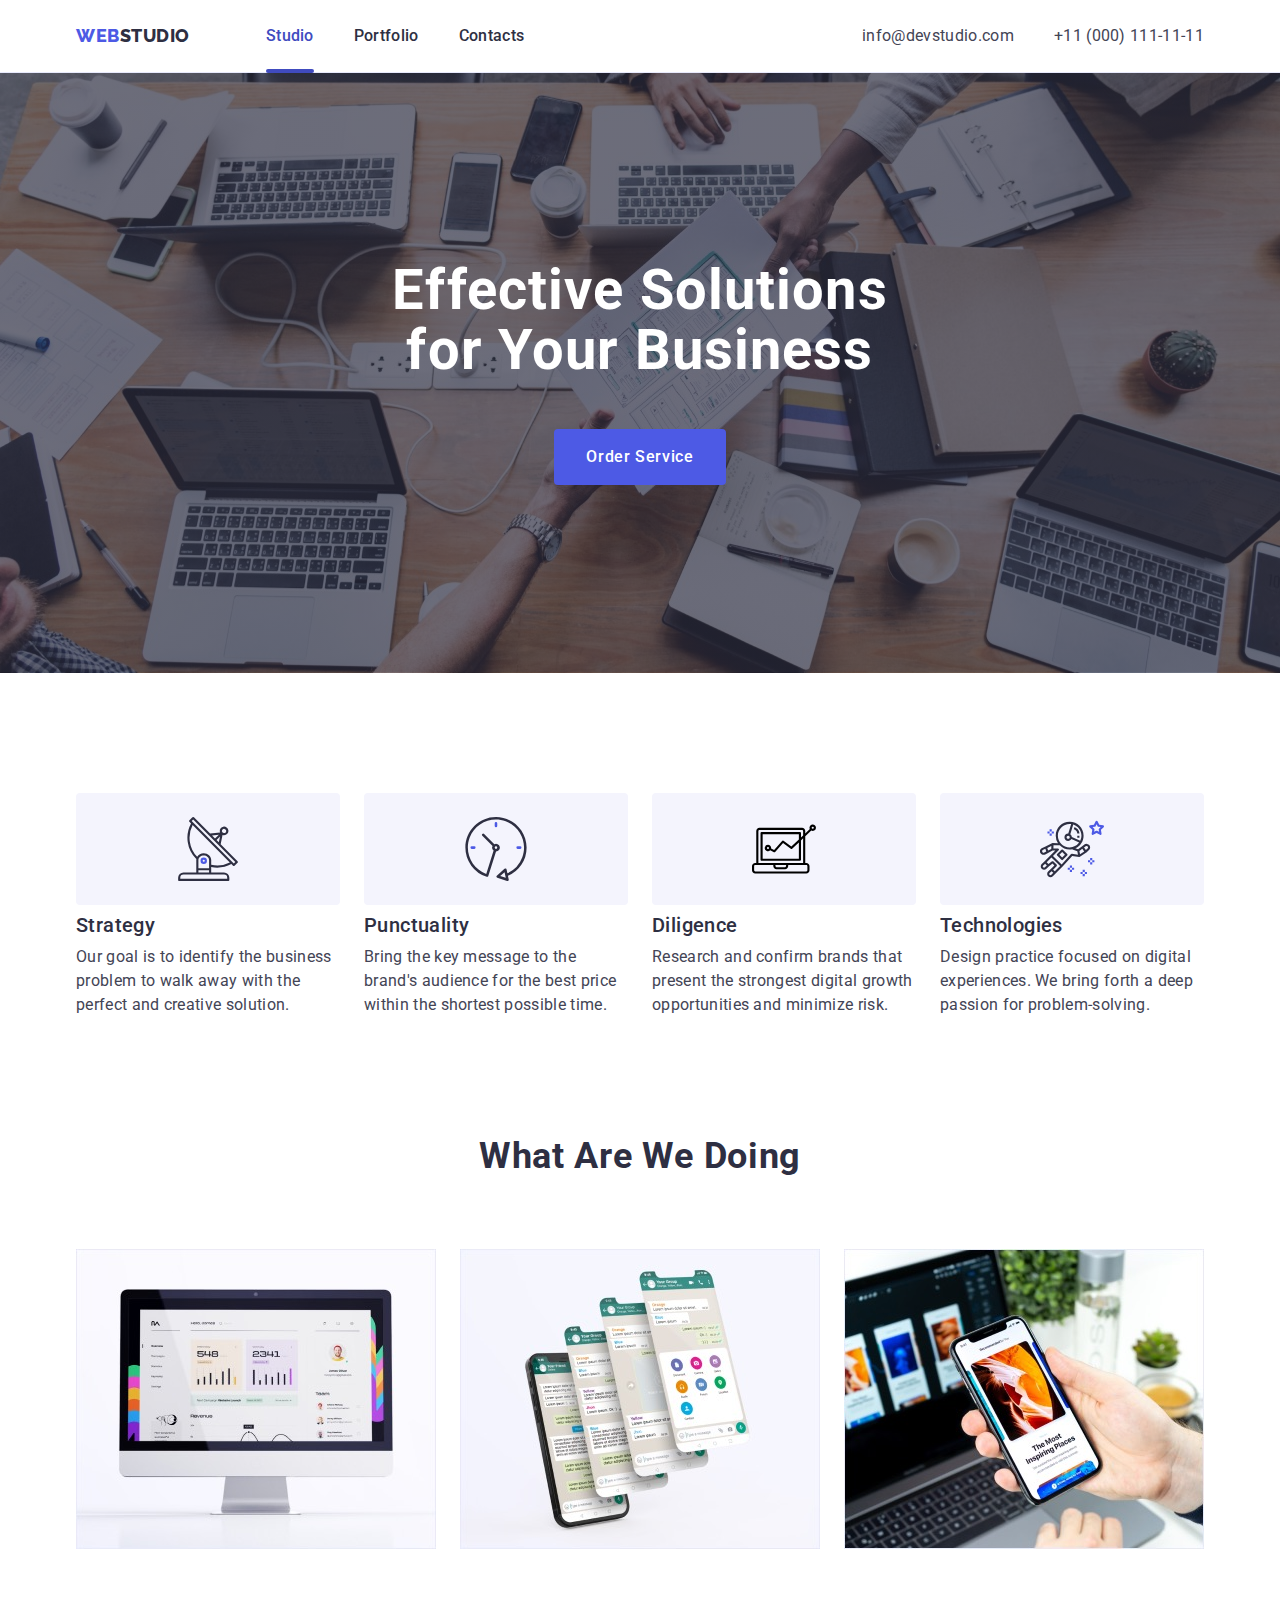
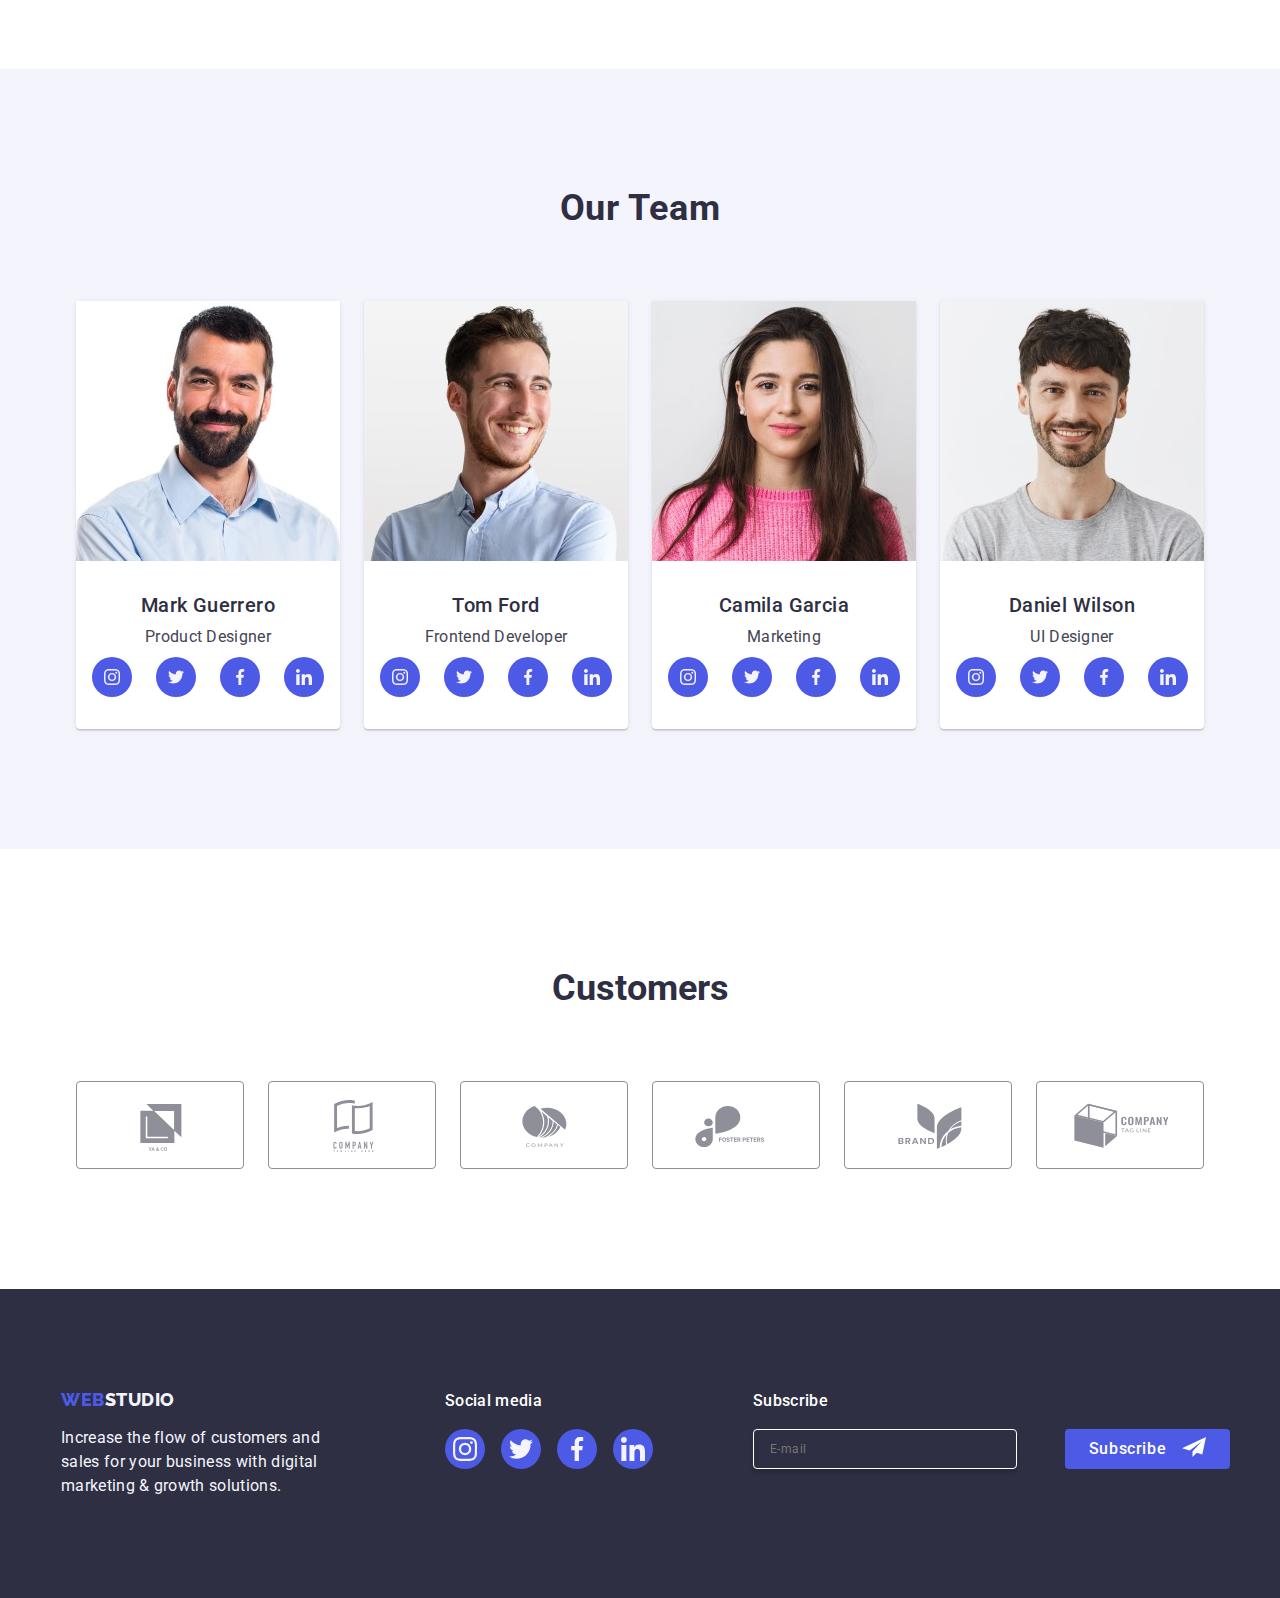
<file: index.html>
<!DOCTYPE html>
<html lang="en">
<head>
    <meta charset="UTF-8">
    <title>Document</title>
    <link rel="stylesheet" href="https://cdnjs.cloudflare.com/ajax/libs/modern-normalize/1.0.0/modern-normalize.min.css">
    <link rel="stylesheet" href="./css/styles.css"> 
    <link rel="preconnect" href="https://fonts.googleapis.com">
    <link rel="preconnect" href="https://fonts.gstatic.com" crossorigin>
    <link rel="stylesheet" href="https://fonts.googleapis.com/css2?family=Raleway:wght@800&family=Roboto:wght@400;500;700;900&display=swap">
    <meta name="viewport" content="width=device-width, initial-scale=1.0">
</head>
 <body>
 <header class="main-header">
    <div class="navigation container">
        <nav class="navigation-main">
                <a class="logo link" href="./index.html">Web<span class="spn-1">Studio</span></a>
                <ul class="list-menu">
                    <li><a class="main-studio link-menu link-menu-active" href="./index.html">Studio</a></li>
                    <li><a class="main-studio link-menu" href="./portfolio.html">Portfolio</a></li>
                    <li><a class="main-studio link-menu" href="">Contacts</a></li>
                </ul>
        </nav>
        <address class="header_adr-one">
            <ul class="header_adr-one-list">
                <li class="header_adr-one-list">
                    <a class="mail-to link" href="mailto:info@devstudio.com">info@devstudio.com</a>
                </li>
                <li class="header_adr-one-list">
                    <a class="mail-to link" href="tel:+110001111111">+11 (000) 111-11-11</a>
                </li>
            </ul>
        </address>
    </div>
 </header>
    <main>
    <section class="section-one">
        <div class="container">
        <h1 class="first-header-main">Effective Solutions for Your Business</h1>
        <button data-modal-open type="button" class="main-button">Order Service</button>
        </div>
    </section>
    <section class="section-two">
        <div class="container">
        <h2 class="visually-hidden">przerwa</h2>
        <ul class="list strategy-list">
            <li class="section-two-list">
                <div class="section-two-icons">
                    <svg width="64" height="64">
                    <use href="./images/icons.svg#icon-antenna-1"></use>
                    </svg></div>
            <h3 class="list-point">Strategy</h3>
             <p class="main-paragraph">Our goal is to identify the business problem to walk away with the perfect and creative solution.</p>
            </li>
            <li class="section-two-list">
                <div class="section-two-icons"><svg width="64" height="64">
                        <use href="./images/icons.svg#icon-clock-1"></use>
                    </svg></div>
            <h3 class="list-point">Punctuality</h3>
             <p class="main-paragraph">Bring the key message to the brand's audience for the best price within the shortest possible time.</p>
            </li>
            <li class="section-two-list">
                <div class="section-two-icons"><svg width="64" height="64">
                        <use href="./images/icons.svg#icon-computer-1"></use>
                    </svg></div>
            <h3 class="list-point">Diligence</h3>
             <p class="main-paragraph">Research and confirm brands that present the strongest digital growth opportunities and minimize risk.</p>
            </li>
            <li class="section-two-list">
                <div class="section-two-icons"><svg width="64" height="64">
                        <use href="./images/icons.svg#icon-astronaut-1"></use>
                    </svg></div>
            <h3 class="list-point">Technologies</h3>
             <p class="main-paragraph"> Design practice focused on digital experiences. We bring forth a deep passion for problem-solving.</p>
            </li>
        </ul>
        </div>
    </section>
    <section class="section-three">
        <div class="container">
        <h2 class="what-are-we"> What are we doing</h2>
        <ul class="list">
        <li class="products-third-section"><img src="./images/computer_image_1.jpg" width="360" height="300" alt="iMac"></li>
        <li class="products-third-section"><img src="./images/computer_image_2.jpg" width="360" height="300" alt="Screen of multiple phones"></li>
        <li class="products-third-section"><img src="./images/computer_image_3.jpg" width="360" height="300" alt="iPhone"></li>
        </ul>
        </div>
    </section>
    <section class="section-four">
        <div class="container">
        <h2 class="our-team">Our Team</h2>
         <ul class="list">
            <li class="team-view">
                <img src="./images/team_card_1.jpg" width="264" height="260" alt="a man with beard in a blue shirt">
                <div class="employee-container"><h3 class="list-point list-point-central">Mark Guerrero</h3><p class="main-paragraph main-paragraph-central">Product Designer</p>
                <ul class="social-class list">
                 <li class="social-icons list">
                     <a href="" class="icons-sm link">
                        <svg class="svg-social" width="16" height="16">
                         <use href="./images/icons.svg#icon-instagram-2"></use>
                        </svg>
                    </a>
                </li>
                <li class="social-icons list">
                    <a href="" class="icons-sm link">
                        <svg class="svg-social" width="16" height="16">
                            <use href="./images/icons.svg#icon-twitter-1"></use>
                        </svg>
                    </a>
                </li>
                <li class="social-icons list">
                    <a href="" class="icons-sm link">
                        <svg class="svg-social" width="16" height="16">
                            <use href="./images/icons.svg#icon-facebook-1"></use>
                        </svg>
                    </a>
                </li>
                <li class="social-icons list">
                    <a href="" class="icons-sm link">
                        <svg class="svg-social" width="16" height="16">
                            <use href="./images/icons.svg#icon-linkedin-1"></use>
                        </svg>
                    </a>
                </li>
                </ul>
                </div>
             </li>
             <li class="team-view">
                <img src="./images/team_card_2.jpg" width="264" height="260" alt="a smiling man in a blue shirt">
                <div class="employee-container"><h3  class="list-point list-point-central">Tom Ford</h3><p class="main-paragraph main-paragraph-central">Frontend Developer</p><ul class="social-class list">
                    <li class="social-icons link">
                        <a href="" class="icons-sm link">
                            <svg class="svg-social" width="16" height="16">
                                <use href="./images/icons.svg#icon-instagram-2"></use>
                            </svg>
                        </a>
                    </li>
                    <li class="social-icons list">
                        <a href="" class="icons-sm link">
                            <svg class="svg-social" width="16" height="16">
                                <use href="./images/icons.svg#icon-twitter-1"></use>
                            </svg>
                        </a>
                    </li>
                    <li class="social-icons list">
                        <a href="" class="icons-sm link">
                            <svg class="svg-social" width="16" height="16">
                                <use href="./images/icons.svg#icon-facebook-1"></use>
                            </svg>
                        </a>
                    </li>
                    <li class="social-icons list">
                        <a href="" class="icons-sm link">
                            <svg class="svg-social" width="16" height="16">
                                <use href="./images/icons.svg#icon-linkedin-1"></use>
                            </svg>
                        </a>
                    </li>
                </ul>
                </div>
             </li>
             <li class="team-view">
                <img src="./images/team_card_4.jpg" width="264" height="260" alt="a women in a pink blouse">
                <div class="employee-container"><h3 class="list-point list-point-central">Camila Garcia</h3><p class="main-paragraph main-paragraph-central">Marketing</p><ul class="social-class list">
                    <li class="social-icons list">
                        <a href="" class="icons-sm link">
                            <svg class="svg-social" width="16" height="16">
                                <use href="./images/icons.svg#icon-instagram-2"></use>
                            </svg>
                        </a>
                    </li>
                    <li class="social-icons list">
                        <a href="" class="icons-sm link">
                            <svg class="svg-social" width="16" height="16">
                                <use href="./images/icons.svg#icon-twitter-1"></use>
                            </svg>
                        </a>
                    </li>
                    <li class="social-icons list">
                        <a href="" class="icons-sm link">
                            <svg class="svg-social" width="16" height="16">
                                <use href="./images/icons.svg#icon-facebook-1"></use>
                            </svg>
                        </a>
                    </li>
                    <li class="social-icons list">
                        <a href="" class="icons-sm link">
                            <svg class="svg-social" width="16" height="16">
                                <use href="./images/icons.svg#icon-linkedin-1"></use>
                            </svg>
                        </a>
                    </li>
                </ul>
                </div>
             </li>
             <li class="team-view">
                <img src="./images/team_card_3.jpg" width="264" height="260" alt="a smiling man in a gray shirt">
                <div class="employee-container"><h3 class="list-point list-point-central">Daniel Wilson</h3><p class="main-paragraph main-paragraph-central">UI Designer</p><ul class="social-class list">
                    <li class="social-icons list">
                        <a href="" class="icons-sm link">
                            <svg class="svg-social" width="16" height="16">
                                <use href="./images/icons.svg#icon-instagram-2"></use>
                            </svg>
                        </a>
                    </li>
                    <li class="social-icons list">
                        <a href="" class="icons-sm link">
                            <svg class="svg-social" width="16" height="16">
                                <use href="./images/icons.svg#icon-twitter-1"></use>
                            </svg>
                        </a>
                    </li>
                    <li class="social-icons list">
                        <a href="" class="icons-sm link">
                            <svg class="svg-social" width="16" height="16">
                                <use href="./images/icons.svg#icon-facebook-1"></use>
                            </svg>
                        </a>
                    </li>
                    <li class="social-icons list">
                        <a href="" class="icons-sm link">
                            <svg class="svg-social" width="16" height="16">
                                <use href="./images/icons.svg#icon-linkedin-1"></use>
                            </svg>
                        </a>
                    </li>
                </ul>
                </div>
             </li>
         </ul>
        </div>
    </section>
    <section class="section-five">
    <div class="container">
      <h2 class="customers">Customers</h2>
      <ul class="customers-list list">
        <li class="customers-list-points list">
            <a href="" class="customers-link link">
                <svg class="customers-svg" width="104" height="56">
                    <use href="./images/icons.svg#icon-Logo"></use>
                </svg>
            </a>
        </li>
        <li class="customers-list-points list">
            <a href="" class="customers-link link">
                <svg class="customers-svg" width="104" height="56">
                    <use href="./images/icons.svg#icon-Logo-2"></use>
                </svg>
            </a>
        </li>
        <li class="customers-list-points list">
            <a href="" class="customers-link link">
                <svg class="customers-svg" width="104" height="56">
                    <use href="./images/icons.svg#icon-Logo-3"></use>
                </svg>
            </a>
        </li>
        <li class="customers-list-points list">
            <a href="" class="customers-link link">
                <svg class="customers-svg" width="104" height="56">
                    <use href="./images/icons.svg#icon-Logo-4"></use>
                </svg>
            </a>
        </li>
        <li class="customers-list-points list">
            <a href="" class="customers-link link">
                <svg class="customers-svg" width="104" height="56">
                    <use href="./images/icons.svg#icon-Logo-5"></use>
                </svg>
            </a>
        </li>
        <li class="customers-list-points list">
            <a href="" class="customers-link link">
                <svg class="customers-svg" width="104" height="56">
                    <use href="./images/icons.svg#icon-Logo-6"></use>
                </svg>
            </a>
        </li>
      </ul>
    </div>
    </section>
    </main>
 <footer class="footer">
    <div class="container footer-container">
        <div class="footer-logo">
      <a class="logo link footer-link" href="./index.html">Web<span class="spn-2">Studio</span></a>
      <p class="footer-paragraph">Increase the flow of customers and sales for your business with digital marketing & growth solutions.</p></div>
    <div class="footer-social">
        <p class="sm-paragraph">Social media</p>
        <ul class="footer-sm-list list">
            <li class="sm-footer-container">
                <a href="" class="footer-sm-link"><svg class="social-icon-footer" width="24" height="24">
                        <use href="./images/icons.svg#icon-instagram-2"></use>
                    </svg>
                </a>
            </li>
            <li class="sm-footer-container">
                <a href="" class="footer-sm-link"><svg class="social-icon-footer" width="24" height="24">
                        <use href="./images/icons.svg#icon-twitter-1"></use>
                    </svg>
                </a>
            </li>
            <li class="sm-footer-container">
                <a href="" class="footer-sm-link"><svg class="social-icon-footer" width="24" height="24">
                        <use href="./images/icons.svg#icon-facebook-1"></use>
                    </svg>
                </a>
            </li>
            <li class="sm-footer-container">
                <a href="" class="footer-sm-link"><svg class="social-icon-footer" width="24" height="24">
                        <use href="./images/icons.svg#icon-linkedin-1"></use>
                    </svg>
                </a>
            </li>
        </ul>
    </div>
    <div class="subscribe">
        <p class="subscribe-paragraph">Subscribe</p>
        <form class="subscribe-form">
            <label class="form-label">
                <input 
                class="subscribe-input" 
                name="email" 
                type="email" 
                placeholder="E-mail" required>
            </label>
                <button class="subscribe-button" type="submit">Subscribe<svg width="24" height="24" class="subscribe-svg">
                    <use href="./images/icons.svg#icon-send"></use>
                </svg></button>
        </form>
    </div>
    </div>
 </footer>
 <div class="modal-class is-hidden" data-modal>
    <div class="modal-window">
        <button type="button" class="modal-button" data-modal-close>
        <svg class="modal-svg" width="8" height="8">
            <use href="./images/icons.svg#icon-Vector-X"></use>
        </svg>
 </button>
<p class="modal-box-dsc">
    Leave your contacts and we will call you back
</p>
<form>
    <div class="modal-form-name">
        <label for="user-name" class="modal-form-name-label">Name</label>
        <div class="modal-form-name-container">
            <input class="modal-form-name-input" id="user-name" name="user-name" type="text" required/>
            <svg class="modal-form-svg" width="18" height="24">
                <use href="./images/icons.svg#icon-human"></use>
            </svg>
        </div>
    </div>
    <div class="modal-form-name">
        <label for="user-phone" class="modal-form-name-label">
            Phone
        </label>
        <div class="modal-form-name-container">
            <input class="modal-form-name-input" id="user-phone" name="user-phone" type="tel" required/>
            <svg class="modal-form-svg" width="18" height="24">
                <use href="./images/icons.svg#icon-phone"></use>
            </svg>
        </div>
    </div>
    <div class="modal-form-name">
        <label for="user-email" class="modal-form-name-label">
            Email
        </label>
        <div class="modal-form-name-container">
            <input class="modal-form-name-input" id="user-email" name="user-email" type="email" required />
            <svg class="modal-form-svg" width="18" height="24">
                <use href="./images/icons.svg#icon-email"></use>
            </svg>
        </div>
    </div>
    <div class="modal-form-name-comment">
        <label for="user-comment" class="modal-form-name-label">
            Comment
        </label>
        <textarea class="modal-form-name-textarea" id="user-comment" name="user-comment"
            placeholder="Text input"></textarea>
    </div>
    <div class="modal-form-name-check">
        <input class="user-privacy-input visually-hidden" id="user-privacy" type="checkbox" value="true"
            name="user-privacy" required/>
        <label for="user-privacy" class="modal-form-privacy-label"><span class="modal-form-privacy-span">
                <svg class="form-privacy-svg" width="10" height="8">
                    <use href="./images/icons.svg#icon-priv"></use>
                </svg>
            </span>
            I accept the terms and conditions of the
            <a class="user-privacy-link" href="">Privacy Policy</a>
        </label>
    </div>
    <button class="button-form-submit" type="submit">Send</button>
</form>
</div>
</div>
  <script src="./js/modal.js"></script>
</body>
</html>
</file>
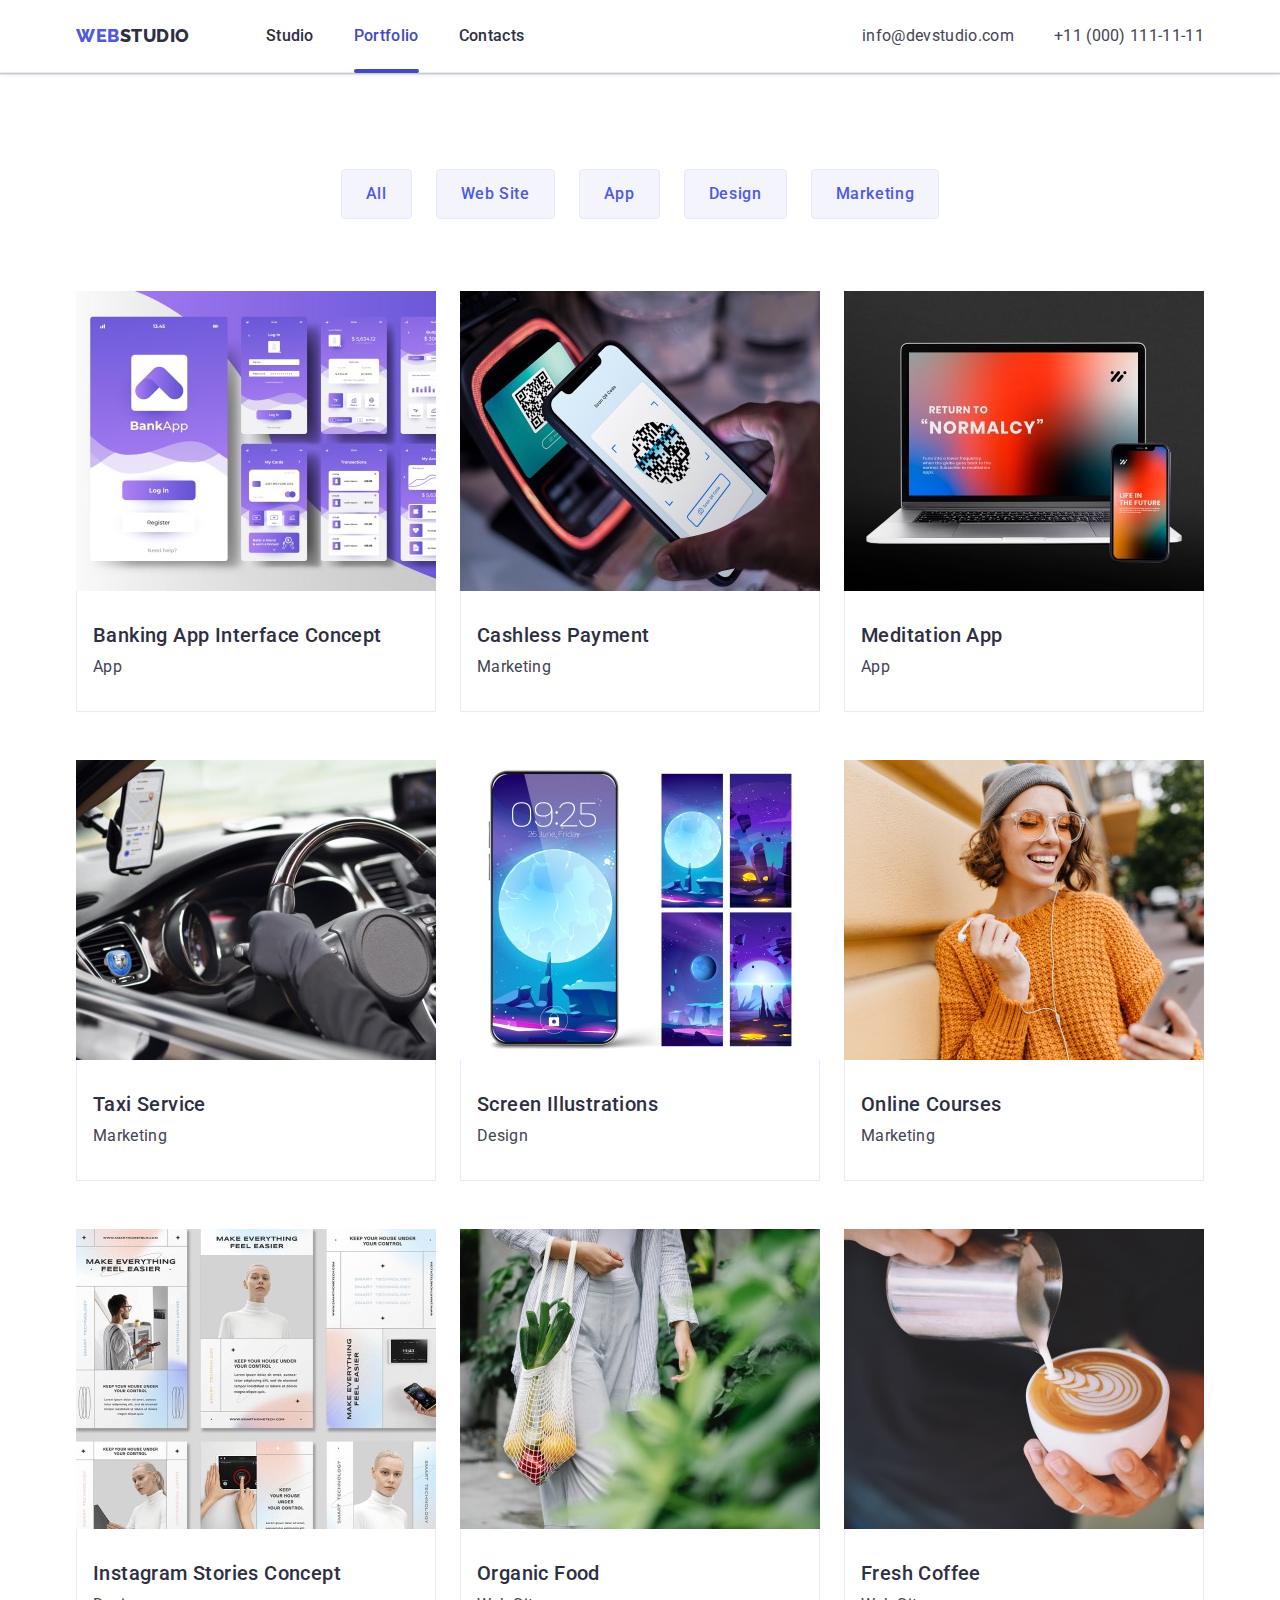
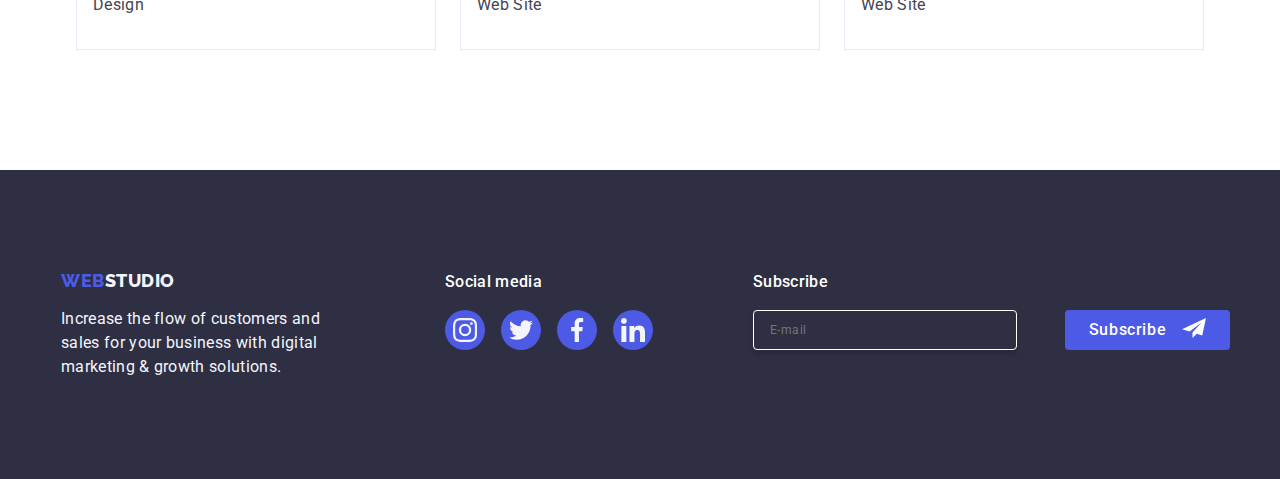
<file: portfolio.html>
<!DOCTYPE html>
<html lang="en">
<head>
    <meta charset="UTF-8">
    <title>Document</title>
    <link rel="stylesheet" href="https://cdnjs.cloudflare.com/ajax/libs/modern-normalize/1.0.0/modern-normalize.min.css">
    <link rel="stylesheet" href="./css/styles.css">
    <link rel="preconnect" href="https://fonts.googleapis.com">
    <link rel="preconnect" href="https://fonts.gstatic.com" crossorigin>
    <link rel="stylesheet" href="https://fonts.googleapis.com/css2?family=Raleway:wght@800&family=Roboto:wght@400;500;700;900&display=swap">
    <meta name="viewport" content="width=device-width, initial-scale=1.0">
</head>
 <body>
 <header class="main-header">
     <div class="navigation container">
          <nav class="navigation-main">
                    <a class="logo link" href="./index.html">Web<span class="spn-1">Studio</span></a>
                    <ul class="list-menu">
                         <li><a class="main-studio link-menu" href="./index.html">Studio</a></li>
                         <li><a class="main-studio link-menu link-menu-active" href="./portfolio.html">Portfolio</a></li>
                         <li><a class="main-studio link-menu" href="">Contacts</a></li>
                    </ul>
          </nav>
          <address class="header_adr-one">
               <ul class="header_adr-one-list">
                    <li class="header_adr-one-list">
                         <a class="mail-to link" href="mailto:info@devstudio.com">info@devstudio.com</a>
                    </li>
                    <li class="header_adr-one-list">
                         <a class="mail-to link" href="tel:+110001111111">+11 (000) 111-11-11</a>
                    </li>
               </ul>
          </address>
     </div>
 </header>
    <main class="main-section">
        <section class="portfolio-section-one">
          <div class="container">
            <h1 class="visually-hidden">przerwa</h1>
                <ul class="list-buttons">
                      <li class="list-portfolio"><button type="button" class="filter-button">All</button></li>
                      <li class="list-portfolio"><button type="button" class="filter-button">Web Site</button></li>
                      <li class="list-portfolio"><button type="button" class="filter-button">App</button></li>
                      <li class="list-portfolio"><button type="button" class="filter-button">Design</button></li>
                      <li class="list-portfolio"><button type="button" class="filter-button">Marketing</button></li>
                </ul>
     <ul class="list-portfolio-two">
           <li class="list-portfolio-two-details">
           <a href="" class="link portfolio-images-link">
               <div class="image-boxes">
                <img src="./images/portfolio_1.jpg" width="360" height="300" alt="bank app visual"/>
               <p class="portfolio-boxes-description">14 Stylish and User-Friendly App Design Concepts · Task Manager App · Calorie Tracker App · Exotic Fruit Ecommerce App ·
              Cloud Storage App</p>
            </div>
           <div class="app-container">
           <h2 class="portfolio-images-dsc">Banking App Interface Concept</h2>
           <p class="portfolio-images-additional-text">App</p>
          </div>
        </a>
       </li>
       <li class="list-portfolio-two-details">
        <a href="" class="link portfolio-images-link">
          <div class="image-boxes">
          <img src="./images/portfolio_2.jpg" width="360" height="300" alt="scanning a qr code with the phone"/>
          <p class="portfolio-boxes-description">14 Stylish and User-Friendly App Design Concepts · Task Manager App · Calorie Tracker App · Exotic Fruit Ecommerce App ·
          Cloud Storage App</p>
          </div>
          <div class="app-container">
             <h2 class="portfolio-images-dsc">Cashless Payment</h2>
             <p class="portfolio-images-additional-text">Marketing</p>
          </div>
        </a>
        </li>
       <li class="list-portfolio-two-details">
        <a href="" class="link portfolio-images-link">
          <div class="image-boxes">
          <img src="./images/portfolio_3.jpg" width="360" height="300" alt="presentation of the computer and the phone"/>
          <p class="portfolio-boxes-description">14 Stylish and User-Friendly App Design Concepts · Task Manager App · Calorie Tracker App · Exotic Fruit Ecommerce App ·
          Cloud Storage App</p>
          </div>
          <div class="app-container">
             <h2 class="portfolio-images-dsc">Meditation App</h2>
             <p class="portfolio-images-additional-text">App</p>
          </div>
        </a>
       </li>
       <li class="list-portfolio-two-details">
         <a href="" class="link portfolio-images-link">
          <div class="image-boxes">
          <img src="./images/portfolio_4.jpg" width="360" height="300" alt="driving a car with phone-navigation" />
          <p class="portfolio-boxes-description">14 Stylish and User-Friendly App Design Concepts · Task Manager App · Calorie Tracker App · Exotic Fruit Ecommerce App ·
          Cloud Storage App</p>
          </div>
          <div class="app-container">
             <h2 class="portfolio-images-dsc">Taxi Service</h2>
             <p class="portfolio-images-additional-text">Marketing</p> 
          </div>
        </a>
        </li>
       <li class="list-portfolio-two-details">
        <a href="" class="link portfolio-images-link">
          <div class="image-boxes">
          <img src="./images/portfolio_5.jpg" width="360" height="300" alt="driving a car with phone-navigation" />
          <p class="portfolio-boxes-description">14 Stylish and User-Friendly App Design Concepts · Task Manager App · Calorie Tracker App · Exotic Fruit Ecommerce App ·
          Cloud Storage App</p>
          </div>
          <div class="app-container">
             <h2 class="portfolio-images-dsc">Screen Illustrations</h2>
             <p class="portfolio-images-additional-text">Design</p>
          </div>
        </a>
       </li>
       <li class="list-portfolio-two-details">
        <a href="" class="link portfolio-images-link">
          <div class="image-boxes">
          <img src="./images/portfolio_6.jpg" width="360" height="300" alt="smiling girl in a honey color swater and earohones"/>
          <p class="portfolio-boxes-description">14 Stylish and User-Friendly App Design Concepts · Task Manager App · Calorie Tracker App · Exotic Fruit Ecommerce App ·
          Cloud Storage App</p>
          </div>
          <div class="app-container">
             <h2 class="portfolio-images-dsc">Online Courses</h2>
            <p class="portfolio-images-additional-text">Marketing</p>
          </div>
        </a>
       </li>
       <li class="list-portfolio-two-details">
        <a href="" class="link portfolio-images-link">
          <div class="image-boxes">
          <img src="./images/portfolio_7.jpg" width="360" height="300" alt="visual presentations of application screens"/>
          <p class="portfolio-boxes-description">14 Stylish and User-Friendly App Design Concepts · Task Manager App · Calorie Tracker App · Exotic Fruit Ecommerce App ·
          Cloud Storage App</p>
          </div>
          <div class="app-container">
             <h2 class="portfolio-images-dsc">Instagram Stories Concept</h2>
             <p class="portfolio-images-additional-text">Design</p>
          </div>
        </a>
        </li>
       <li class="list-portfolio-two-details">
        <a href="" class="link portfolio-images-link">
          <div class="image-boxes">
          <img src="./images/portfolio_8.jpg" width="360" height="300" alt="a lady walking with a bag od vegetables" />
          <p class="portfolio-boxes-description">14 Stylish and User-Friendly App Design Concepts · Task Manager App · Calorie Tracker App · Exotic Fruit Ecommerce App ·
          Cloud Storage App</p>
          </div>
          <div class="app-container">
             <h2 class="portfolio-images-dsc">Organic Food</h2>
             <p class="portfolio-images-additional-text">Web Site</p>
          </div>
        </a>
       </li>
       <li class="list-portfolio-two-details">
        <a href="" class="link portfolio-images-link">
          <div class="image-boxes">
          <img src="./images/portfolio_9.jpg" width="360" height="300" alt="latte art" />
          <p class="portfolio-boxes-description">14 Stylish and User-Friendly App Design Concepts · Task Manager App · Calorie Tracker App · Exotic Fruit Ecommerce App ·
          Cloud Storage App</p>
          </div>
          <div class="app-container">
             <h2 class="portfolio-images-dsc">Fresh Coffee</h2>
             <p class="portfolio-images-additional-text">Web Site</p>
          </div>
        </a>
        </li>
       </ul>
      </div>
    </section>
    </main>
  <footer class="footer">
    <div class="container footer-container">
      <div class="footer-logo">
        <a class="logo link footer-link" href="./index.html">Web<span class="spn-2">Studio</span></a>
        <p class="footer-paragraph">Increase the flow of customers and sales for your business with digital marketing &
          growth solutions.</p></div>
      <div class="footer-social">
        <p class="sm-paragraph">Social media</p>
        <ul class="footer-sm-list list">
          <li class="sm-footer-container">
            <a href="" class="footer-sm-link"><svg class="social-icon-footer" width="24" height="24">
                <use href="./images/icons.svg#icon-instagram-2"></use>
              </svg>
            </a>
          </li>
          <li class="sm-footer-container">
            <a href="" class="footer-sm-link"><svg class="social-icon-footer" width="24" height="24">
                <use href="./images/icons.svg#icon-twitter-1"></use>
              </svg>
            </a>
          </li>
          <li class="sm-footer-container">
            <a href="" class="footer-sm-link"><svg class="social-icon-footer" width="24" height="24">
                <use href="./images/icons.svg#icon-facebook-1"></use>
              </svg>
            </a>
          </li>
          <li class="sm-footer-container">
            <a href="" class="footer-sm-link"><svg class="social-icon-footer" width="24" height="24">
                <use href="./images/icons.svg#icon-linkedin-1"></use>
              </svg>
            </a>
          </li>
        </ul>
       </div>
      <div class="subscribe">
        <p class="subscribe-paragraph">Subscribe</p>
        <form class="subscribe-form">
          <label class="form-label">
            <input class="subscribe-input" name="email" type="email" placeholder="E-mail" required>
          </label>
          <button class="subscribe-button" type="submit">Subscribe<svg width="24" height="24" class="subscribe-svg">
              <use href="./images/icons.svg#icon-send"></use>
            </svg></button>
        </form>
      </div>
      </div>
  </footer>
 </body>
</html>
</file>
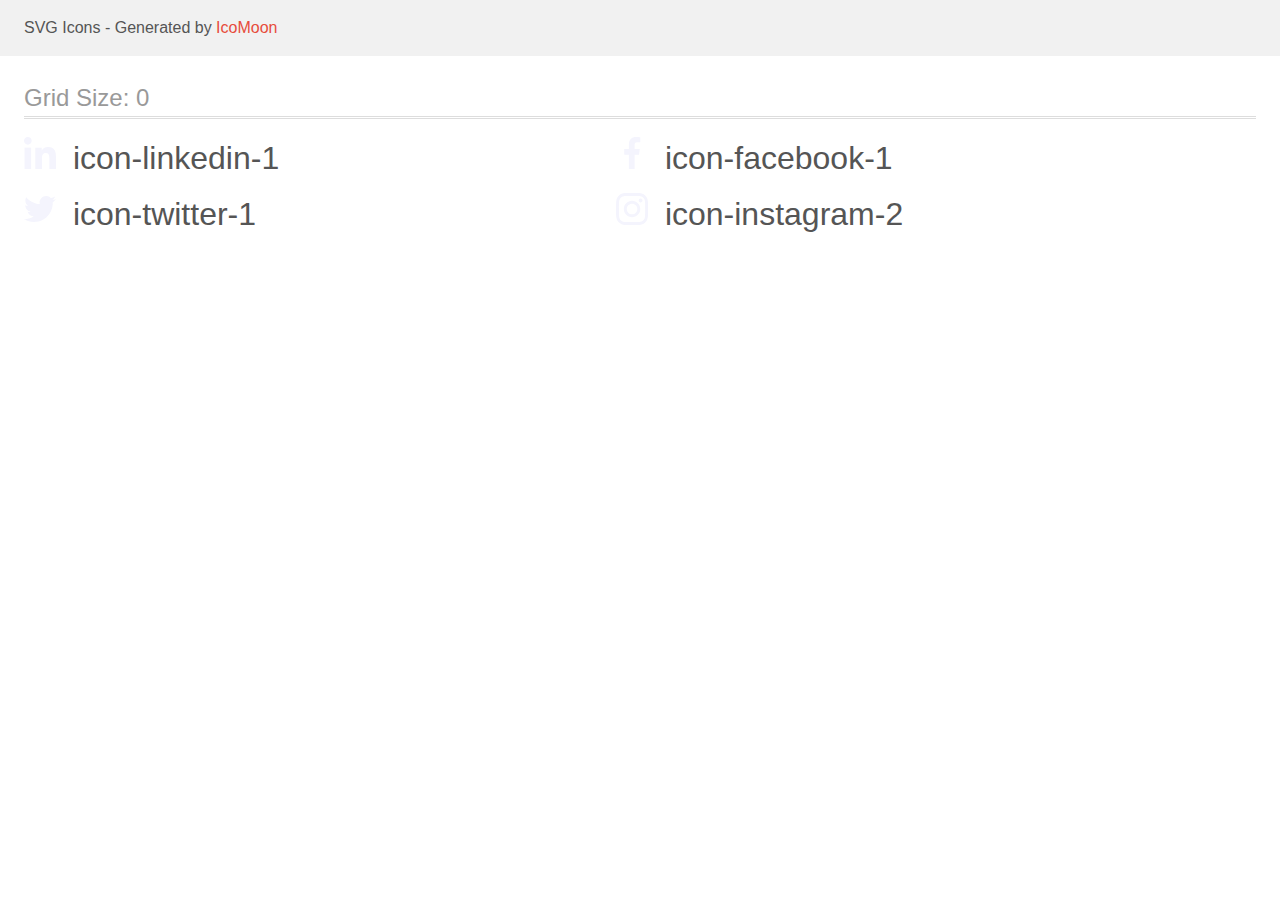
<file: images/icomoon/demo.html>
<!doctype html>
<html>
<head>
    <title>IcoMoon - SVG Icons</title>
    <meta charset="utf-8">
    <meta name="viewport" content="width=device-width, initial-scale=1">
    <link rel="stylesheet" href="demo-files/demo.css">
    <link rel="stylesheet" href="style.css">
</head>
<body>
<svg aria-hidden="true" style="position: absolute; width: 0; height: 0; overflow: hidden;" version="1.1" xmlns="http://www.w3.org/2000/svg" xmlns:xlink="http://www.w3.org/1999/xlink">
<defs>
<symbol id="icon-linkedin-1" viewBox="0 0 32 32">
<path fill="#f4f4fd" style="fill: var(--color1, #f4f4fd)" d="M31.992 32v-0.001h0.008v-11.736c0-5.741-1.236-10.164-7.948-10.164-3.227 0-5.392 1.771-6.276 3.449h-0.093v-2.913h-6.364v21.364h6.627v-10.579c0-2.785 0.528-5.479 3.977-5.479 3.399 0 3.449 3.179 3.449 5.657v10.401h6.62z"></path>
<path fill="#f4f4fd" style="fill: var(--color1, #f4f4fd)" d="M0.528 10.636h6.635v21.364h-6.635v-21.364z"></path>
<path fill="#f4f4fd" style="fill: var(--color1, #f4f4fd)" d="M3.843-0c-2.121 0-3.843 1.721-3.843 3.843s1.721 3.879 3.843 3.879c2.121 0 3.843-1.757 3.843-3.879-0.001-2.121-1.723-3.843-3.843-3.843v0z"></path>
</symbol>
<symbol id="icon-facebook-1" viewBox="0 0 32 32">
<path fill="#f4f4fd" style="fill: var(--color1, #f4f4fd)" d="M21.329 5.313h2.921v-5.088c-0.504-0.069-2.237-0.225-4.256-0.225-4.212 0-7.097 2.649-7.097 7.519v4.481h-4.648v5.688h4.648v14.312h5.699v-14.311h4.46l0.708-5.688h-5.169v-3.919c0.001-1.644 0.444-2.769 2.735-2.769z"></path>
</symbol>
<symbol id="icon-twitter-1" viewBox="0 0 32 32">
<path fill="#f4f4fd" style="fill: var(--color1, #f4f4fd)" d="M32 6.078c-1.19 0.522-2.458 0.868-3.78 1.036 1.36-0.812 2.398-2.088 2.886-3.626-1.268 0.756-2.668 1.29-4.16 1.588-1.204-1.282-2.92-2.076-4.792-2.076-3.632 0-6.556 2.948-6.556 6.562 0 0.52 0.044 1.020 0.152 1.496-5.454-0.266-10.28-2.88-13.522-6.862-0.566 0.982-0.898 2.106-0.898 3.316 0 2.272 1.17 4.286 2.914 5.452-1.054-0.020-2.088-0.326-2.964-0.808 0 0.020 0 0.046 0 0.072 0 3.188 2.274 5.836 5.256 6.446-0.534 0.146-1.116 0.216-1.72 0.216-0.42 0-0.844-0.024-1.242-0.112 0.85 2.598 3.262 4.508 6.13 4.57-2.232 1.746-5.066 2.798-8.134 2.798-0.538 0-1.054-0.024-1.57-0.090 2.906 1.874 6.35 2.944 10.064 2.944 12.072 0 18.672-10 18.672-18.668 0-0.29-0.010-0.57-0.024-0.848 1.302-0.924 2.396-2.078 3.288-3.406z"></path>
</symbol>
<symbol id="icon-instagram-2" viewBox="0 0 32 32">
<path fill="#f4f4fd" style="fill: var(--color1, #f4f4fd)" d="M31.969 9.408c-0.075-1.7-0.35-2.869-0.744-3.882-0.406-1.075-1.031-2.038-1.85-2.838-0.8-0.813-1.769-1.444-2.832-1.844-1.019-0.394-2.182-0.669-3.882-0.744-1.713-0.081-2.257-0.1-6.601-0.1s-4.888 0.019-6.595 0.094c-1.7 0.075-2.869 0.35-3.882 0.744-1.075 0.406-2.038 1.031-2.838 1.85-0.813 0.8-1.444 1.769-1.844 2.832-0.394 1.019-0.669 2.182-0.744 3.882-0.081 1.713-0.1 2.257-0.1 6.601s0.019 4.888 0.094 6.595c0.075 1.7 0.35 2.869 0.744 3.882 0.406 1.075 1.038 2.038 1.85 2.838 0.8 0.813 1.769 1.444 2.832 1.844 1.019 0.394 2.182 0.669 3.882 0.744 1.706 0.075 2.25 0.094 6.595 0.094s4.888-0.018 6.595-0.094c1.7-0.075 2.869-0.35 3.882-0.744 2.151-0.831 3.851-2.532 4.682-4.682 0.394-1.019 0.669-2.182 0.744-3.882 0.075-1.707 0.094-2.251 0.094-6.595s-0.006-4.888-0.081-6.595zM29.087 22.473c-0.069 1.563-0.331 2.407-0.55 2.969-0.538 1.394-1.644 2.501-3.038 3.038-0.563 0.219-1.413 0.481-2.969 0.55-1.688 0.075-2.194 0.094-6.464 0.094s-4.782-0.018-6.464-0.094c-1.563-0.069-2.407-0.331-2.969-0.55-0.694-0.256-1.325-0.663-1.838-1.194-0.531-0.519-0.938-1.144-1.194-1.838-0.219-0.563-0.481-1.413-0.55-2.969-0.075-1.688-0.094-2.194-0.094-6.464s0.019-4.782 0.094-6.464c0.069-1.563 0.331-2.407 0.55-2.969 0.256-0.694 0.663-1.325 1.2-1.838 0.519-0.531 1.144-0.938 1.838-1.194 0.563-0.219 1.413-0.481 2.969-0.55 1.688-0.075 2.194-0.094 6.464-0.094 4.276 0 4.782 0.019 6.464 0.094 1.563 0.069 2.407 0.331 2.969 0.55 0.694 0.256 1.325 0.662 1.838 1.194 0.531 0.519 0.938 1.144 1.194 1.838 0.219 0.563 0.481 1.413 0.55 2.969 0.075 1.688 0.094 2.194 0.094 6.464s-0.019 4.77-0.094 6.457z"></path>
<path fill="#f4f4fd" style="fill: var(--color1, #f4f4fd)" d="M16.059 7.782c-4.538 0-8.22 3.682-8.22 8.22s3.682 8.22 8.22 8.22c4.538 0 8.22-3.682 8.22-8.22s-3.682-8.22-8.22-8.22zM16.059 21.335c-2.944 0-5.332-2.388-5.332-5.332s2.388-5.332 5.332-5.332c2.944 0 5.332 2.388 5.332 5.332s-2.388 5.332-5.332 5.332z"></path>
<path fill="#f4f4fd" style="fill: var(--color1, #f4f4fd)" d="M26.524 7.457c0 1.060-0.859 1.919-1.919 1.919s-1.919-0.859-1.919-1.919c0-1.060 0.859-1.919 1.919-1.919s1.919 0.859 1.919 1.919z"></path>
</symbol>
</defs>
</svg>

<header class="bgc1 clearfix">
<div class="mhl">
    <p>SVG Icons - Generated by <a href="https://icomoon.io/app">IcoMoon</a></p>
</div>
</header>
    <div class="clearfix mhl ptl">
        <h1 class="mvm mtn fgc1">Grid Size: 0</h1>
        <div class="glyph fs1">
            <div class="clearfix pbs">
                <svg class="icon icon-linkedin-1"><use xlink:href="#icon-linkedin-1"></use></svg><span class="name"> icon-linkedin-1</span>
            </div>
        </div>
        <div class="glyph fs1">
            <div class="clearfix pbs">
                <svg class="icon icon-facebook-1"><use xlink:href="#icon-facebook-1"></use></svg><span class="name"> icon-facebook-1</span>
            </div>
        </div>
        <div class="glyph fs1">
            <div class="clearfix pbs">
                <svg class="icon icon-twitter-1"><use xlink:href="#icon-twitter-1"></use></svg><span class="name"> icon-twitter-1</span>
            </div>
        </div>
        <div class="glyph fs1">
            <div class="clearfix pbs">
                <svg class="icon icon-instagram-2"><use xlink:href="#icon-instagram-2"></use></svg><span class="name"> icon-instagram-2</span>
            </div>
        </div>
  </div>
<script defer src="svgxuse.js"></script>
</body>
</html>
</file>
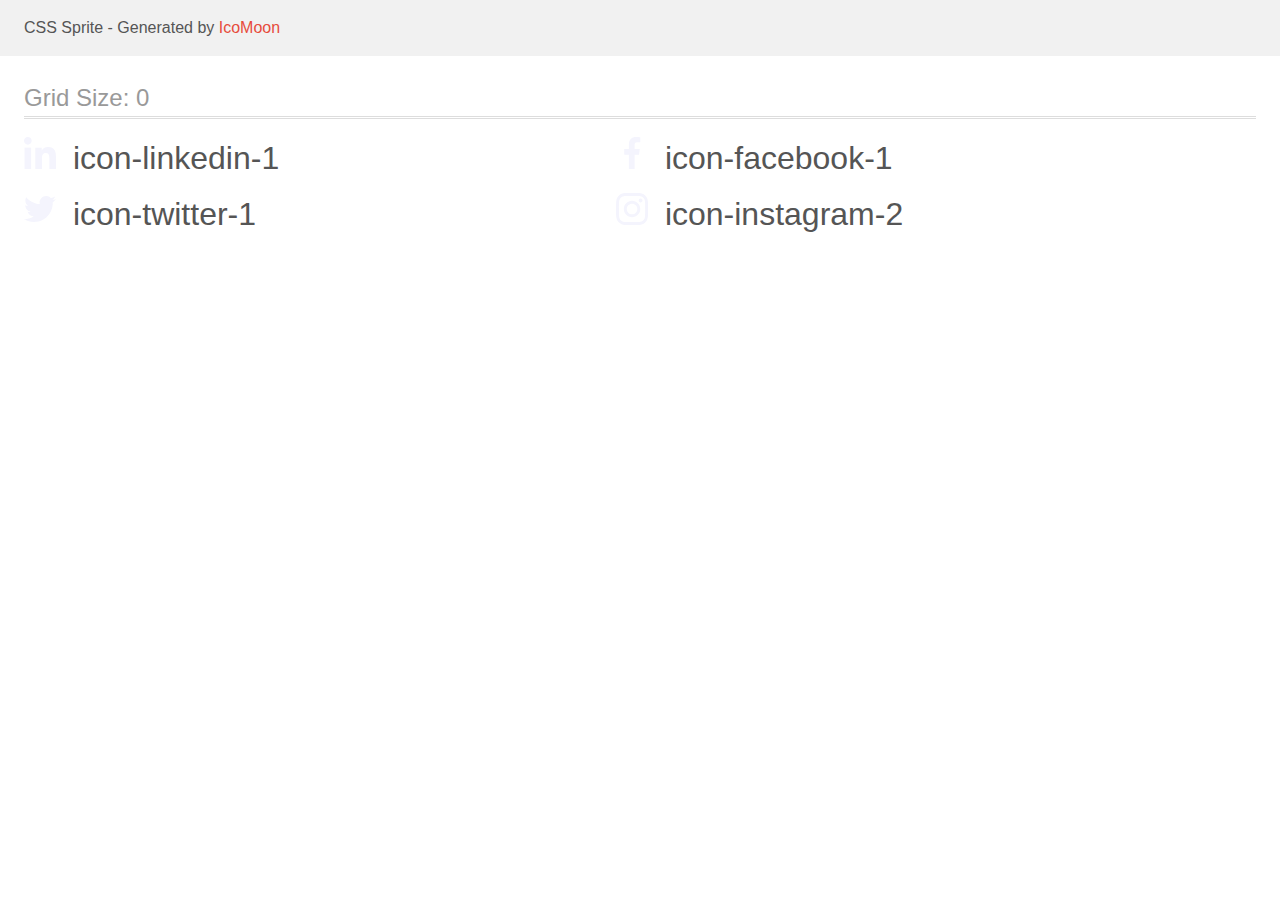
<file: images/icomoon/sprite/sprite.html>
<!doctype html>
<html>
<head>
    <title>CSS Sprite</title>
    <meta charset="utf-8">
    <meta name="viewport" content="width=device-width, initial-scale=1">
    <link href="sprite.css" rel="stylesheet">
</head>
<style>
    body {
        font-family: sans-serif;
        color: #555;
        margin: 0;
        line-height: 1.5;
    }
    a, a:visited {
        color: #e74c3c;
        text-decoration: none;
    }
    a:hover {
        box-shadow: 0 1px;
    }
    header {
        background: #F1F1F1;
    }
    p {
        margin: 1em 0;
    }
    h1 {
        font-size: 1.5em;
        font-weight: normal;
        margin: 1em 0 .75em;
        color: #999;
        box-shadow: 0 1px #ddd, 0 2px #fff, 0 3px #ddd;
    }
    .mhl {
        margin-left: 1.5em;
        margin-right: 1.5em;
    }
    .cell {
        float: left;
        margin-right: 1.5em;
        margin-bottom: .25em;
        width: 17em;
        overflow: hidden;
    }
    .cell span {
        margin-right: .25em;
    }
    .clearfix:before, .clearfix:after {
        content: " ";
        display: table;
    }
    .clearfix:after {
        clear: both;
    }
    .fs1 {
        font-size: 32px;
    }

</style>
<body>

<header class="clearfix">
    <p class="mhl">CSS Sprite - Generated by <a href="https://icomoon.io/app">IcoMoon</a></p>
</header>
    <div class="clearfix mhl">
        <h1>Grid Size: 0</h1>
        <div class="cell fs1">
            <span class="icon icon-linkedin-1"></span>
            icon-linkedin-1
        </div>
        <div class="cell fs1">
            <span class="icon icon-facebook-1"></span>
            icon-facebook-1
        </div>
        <div class="cell fs1">
            <span class="icon icon-twitter-1"></span>
            icon-twitter-1
        </div>
        <div class="cell fs1">
            <span class="icon icon-instagram-2"></span>
            icon-instagram-2
        </div>
  </div>

</body>
</html>
</file>
<file: css/styles.css>
* {
    box-sizing: border-box;
    margin: 0;
    padding: 0;
}

body {
    font-family: 'Roboto', sans-serif;
    color: var(--text);
    background-color: var(--background-color);
}

:root {
    --primary-brand: #4D5AE5;
    --background-color: #FFFFFF;
    --dark: #2e2f42;
    --default-buttons-text: #4d5ae5;
    --default-buttons-background: #f4f4fd;
    --pressed-state: #404bbf;
    --text: #434455;
    --success: #31D0AA;
    --subtle-text: #8E8F99;
    --accent: #E7E9FC;
    --light: #F4F4FD; 
    --modal-overlay: #2E2F42;
    --hero-background: #2E2F42;
    --white-background: #FFFFFF;
    --modal-background: #FCFCFC;
}

.logo {
    font-family: 'Raleway', sans-serif;
    font-weight: 800;
    font-size: 18px;
    line-height: 1.17;
    letter-spacing: 0.03em;
    text-transform: uppercase;
    color: var(--default-buttons-text);
    margin-right: 76px;
}

.section-one {
    background-color: var(--dark);
    padding: 188px 0;
    justify-content: space-between;
    background-image: linear-gradient(rgba(46, 47, 66, 0.7), rgba(46, 47, 66, 0.7)), url(../images/people-office_1.jpg);
    max-width: 1440px;
    background-repeat: no-repeat;
    background-position: center;
    background-size: cover;
    margin: 0 auto;
}

.first-header-main {
    font-size: 56px;
    text-align: center;
    line-height: 1.07;
    letter-spacing: 0.02em;
    color: var(--background-color);
    max-width: 496px;
    justify-content: center;
    margin: 0 auto;
}

.main-button {
    background-color: var(--default-buttons-text);
    font-family: 'Roboto',sans-serif;
    font-weight: 500;
    font-size: 16px;
    line-height: 1.5;
    letter-spacing: 0.04em;
    color: var(--background-color);
    display: block;
    min-width: 169px;
    height: 56px;
    border: none;
    border-radius: 4px;
    cursor: pointer;
    justify-content: center;
    margin: 0 auto;
    margin-top: 48px;
    word-wrap: break-word;
    padding: 16px 32px;
    transition: background-color 250ms cubic-bezier(0.4, 0, 0.2, 1);
}

.main-button:hover {
    background-color: var(--pressed-state);
}

.main-button:focus {
    background-color: var(--pressed-state);
    cursor: pointer;
}

.list-point {
    font-weight: 500;
    font-size: 20px;
    line-height: 1.2;
    letter-spacing: 0.02em;
    color: var(--dark);
    margin-bottom: 8px;
    margin-bottom: 8px;
}

.list-point-central {
    text-align: center;
    margin-bottom: 8px;
}


.main-paragraph {
    font-size: 16px;
    line-height: 1.5;
    letter-spacing: 0.02em;
    color: var(--text);
}

.main-paragraph-central {
    text-align: center;
}

.what-are-we {
    font-size: 36px;
    line-height: 1.11;
    text-align: center;
    letter-spacing: 0.02em;
    text-transform: capitalize;
    color: var(--dark);
    margin-bottom: 72px;
}

.section-four {
    background-color: var(--light);
}

.our-team {
    font-size: 36px;
    line-height: 1.11;
    text-align: center;
    letter-spacing: 0.02em;
    text-transform: capitalize;
    color: var(--dark);
    margin-bottom: 72px;
}

.team-view {
    background-color: var(--background-color);
    flex-basis: calc((100% - 72px) / 4);
    border-radius: 0px 0px 4px 4px;
    box-shadow: 0px 1px 6px rgba(46, 47, 66, 0.08),
        0px 1px 1px rgba(46, 47, 66, 0.16),
        0px 2px 1px rgba(46, 47, 66, 0.08);
}

.link {
    text-decoration: none;
}

.portfolio-images-link {
    display: block;
    transition: box-shadow 250ms cubic-bezier(0.4, 0, 0.2, 1);
}

.portfolio-images-link:hover {
    box-shadow: 0px 1px 6px rgba(46, 47, 66, 0.08),
        0px 1px 1px rgba(46, 47, 66, 0.16), 0px 2px 1px rgba(46, 47, 66, 0.08);
}

.portfolio-images-link:focus {
    box-shadow: 0px 1px 6px rgba(46, 47, 66, 0.08),
        0px 1px 1px rgba(46, 47, 66, 0.16), 0px 2px 1px rgba(46, 47, 66, 0.08);
}

.portfolio-images-link:hover .portfolio-boxes-description,
.portfolio-images-link:focus .portfolio-boxes-description {
    transform: translateY(0%);
}

.portfolio-boxes-description {
    transform: translateY(100%);
    transition: transform 250ms cubic-bezier(0.4, 0, 0.2, 1);
    position: absolute;
    top: 0;
    font-size: 16px;
    line-height: 1.5;
    letter-spacing: 0.02em;
    color: var(--light);
    padding: 40px 32px;
    background-color: var(--primary-brand);
    height: 100%;
    width: 100%;
}

.portfolio-boxes-description:hover,
.portfolio-boxes-description:focus {
    transform: translateY(0%);
}

.image-boxes {
    position: relative;
    overflow: hidden;
}

.header_adr-one {
    font-style: normal;
    display: flex;
    gap: 40px;
    align-items: center;
}

.header_adr-one-list {
    gap: 40px;
    display: flex;
}

.spn-1 {
    color: var(--dark);
}

.spn-2 {
    color: var(--default-buttons-background);
}

.list {
    list-style: none;
    gap: 24px;
    display: flex;
}

.list-buttons {
    justify-content: center;
    gap: 24px;
    margin-bottom: 72px;
    display: flex;
}

.list-portfolio {
    list-style: none;
    display: flex;
    justify-content: center;
    gap: 24px;
}

.main-studio {
    font-weight: 500;
    font-size: 16px;
    line-height: 1.5;
    letter-spacing: 0.02em;
    color: var(--dark);
    padding: 24px 0 24px;
}

.main-studio:hover {
    color: var(--pressed-state);
}

.main-studio:focus {
    color: var(--pressed-state);
}

.link-menu {
    text-decoration: none;
    display: inline-block;
    padding: 24px 0;
}

.link-menu-active {
    position: relative;
    color: var(--pressed-state);
    transition: color 250ms cubic-bezier(0.4, 0, 0.2, 1);
}

.link-menu-active::after {
    content: "";
    position: absolute;
    left: 0;
    bottom: -1px;
    height: 4px;
    background-color: var(--pressed-state);
    border-radius: 2px;
    width: 100%;
}

.mail-to {
    font-size: 16px;
    line-height: 1.5;
    letter-spacing: 0.02em;
    color: var(--text);
    text-align: match-parent;
    transition: color 250ms cubic-bezier(0.4, 0, 0.2, 1);;
}

.mail-to:hover { 
     color: var(--pressed-state);
}

.mail-to:focus {
     color: var(--pressed-state);
}

.section-two {
    padding: 120px 0;
}

.strategy-list {
   display: flex;
   gap: 24px;
}

.section-two-icons {
    display: flex;
    align-items: center;
    justify-content: center;
    height: 112px;
    background-color: var(--default-buttons-background);
    border-radius: 4px;
    margin-bottom: 8px;
}
.filter-button {
    font-family:'Roboto',sans-serif;
    font-weight: 500;
    font-size: 16px;
    line-height: 1.5;
    letter-spacing: 0.04em;
    color: var(--default-buttons-text);
    background-color: var(--light);
    padding: 12px 24px;
    border-radius: 4px;
    border: 1px solid var(--accent);
    transition: color 250ms cubic-bezier(0.4, 0, 0.2, 1),
        background-color 250ms cubic-bezier(0.4, 0, 0.2, 1),
        border-color 250ms cubic-bezier(0.4, 0, 0.2, 1),
        box-shadow 250ms cubic-bezier(0.4, 0, 0.2, 1);;
}

.filter-button:hover {
    background-color: var(--pressed-state);
    color: var(--background-color);
    border: 1px solid transparent;
    box-shadow: 0px 3px 1px rgba(0, 0, 0, 0.1),
        0px 2px 1px rgba(0, 0, 0, 0.08),
        0px 2px 2px rgba(0, 0, 0, 0.12);
}

.filter-button:focus {
   background-color: var(--pressed-state);
   color: var(--background-color);
   border: 1px solid transparent;
   box-shadow: 0px 3px 1px rgba(0, 0, 0, 0.1),
    0px 2px 1px rgba(0, 0, 0, 0.08),
    0px 2px 2px rgba(0, 0, 0, 0.12);
}

.filter-button:focus {
        cursor: pointer;
    }

.portfolio-images-dsc {
  font-weight: 500;
  font-size: 20px;
  line-height: 1.2;
  letter-spacing: 0.02em;
  color: var(--dark);
  margin-bottom: 8px;
}

.portfolio-images-additional-text {
    font-size: 16px;
    line-height: 1.5;
    letter-spacing: 0.02em;
    color: var(--text);

}
.footer {
    background-color: var(--dark);
    align-items: baseline;
    display: flex;
}

.footer .container {
    padding: 100px 0px;
}

.footer-paragraph {
    line-height: 1.5;
    color: var(--light);
    letter-spacing: 0.02em;
    max-width: 264px;
}

img {
    display: block;
}

.main-header {
    border-bottom: 1px solid var(--accent);
    box-shadow: 0px 2px 1px rgba(46, 47, 66, 0.08),
        0px 1px 1px rgba(46, 47, 66, 0.16),
        0px 1px 6px rgba(46, 47, 66, 0.08);
}

.navigation {
    display: flex;
    justify-content: space-between;
}

.container {
    width: 1158px;
    margin: 0 auto;
    padding: 0 15px 0 15px;
}

.navigation-main {
    display: flex;
    align-items: center;
}

.list-menu {
    list-style: none;
    display: flex;
    gap: 40px;
}


.visually-hidden {
    position: absolute;
    width: 1px;
    height: 1px;
    margin: -1px;
    border: 0;
    padding: 0;
    white-space: nowrap;
    clip-path: inset(100%);
    clip: rect(0 0 0 0);
    overflow: hidden;
}


.section-two-list {
    flex-basis: calc((100% - 72px)/4);
}

.section-three {
    padding-bottom: 120px;
}

.products-third-section {
    flex-basis: calc((100% - 3 * 16px) / 3);
}

.section-four {
    padding: 120px 0;
}

.employee-container {
    padding: 32px 0px;
}

.portfolio-header {
    border-bottom: 1px solid var(--accent);
}

.main-section {
    padding-top: 96px 0;
    padding-bottom: 120px 0;
}

.list-portfolio-two {
    display: flex;
    flex-wrap: wrap;
    column-gap: 24px;
    row-gap: 48px;
    list-style: none;
}

.list-portfolio-two-details {
    width: calc((100% - 48px) / 3);
}

.app-container {
    padding: 32px 16px;
    border: 1px solid var(--accent);
    border-top: none;
}

.portfolio-section-one {
    padding-top: 96px;
    padding-bottom: 120px;
}

/* Social icons */


.team-social-links > svg {
    display:block;
    width: 100%;
    height: 100%;
}

.social-class {
    display: flex;
    justify-content: center;
    gap: 24px;
    margin-top: 8px;
}

.social-icons {
    width: 40px;
    height: 40px;
}

.icons-sm {
    width: 100%;
    height: 100%;
    background-color: var(--primary-brand);
    border-radius: 50%;
    display: flex;
    align-items: center;
    justify-content: center;
    transition: background-color 250ms cubic-bezier(0.4, 0, 0.2, 1);
}

.icons-sm:hover, .icons-sm:focus {
    background-color: var(--pressed-state);
}

.svg-social {
    fill: var(--default-buttons-background);
}


/* Section five */

.section-five {
 padding: 120px 0 120px;
 text-align: center;
}

.customers {
    font-size: 36px;
    line-height: 1.11;
    color: var(--dark);
    margin-bottom: 72px;
    text-align: center;
}

.customers-list {
    display: flex;
    gap: 24px;
}

.customers-list-points {
    width: calc((100% - 120px)/6);
    height: 88px;
}

.customers-link {
    width: 100%;
    height: 100%;
    border: 1px solid #8E8F99;
    border-radius: 4px;
    display: flex;
    align-items: center;
    justify-content: center;
    color: var(--subtle-text);
    transition: border-color 250ms cubic-bezier(0.4, 0, 0.2, 1),
        color 250ms cubic-bezier(0.4, 0, 0.2, 1);;
}

.customers-link:hover, .customers-link:focus {
border-color: var(--pressed-state);
color: var(--pressed-state)
}

.customers-svg {
    fill: currentColor;
}

.footer-container {
    display: flex;
    align-items: baseline;
}


.footer-logo {
    margin-right: 120px;
}
.sm-paragraph {
 font-weight: 500;
 font-size: 16px;
 line-height: 1.5;
 letter-spacing: 0.02em;
 color: var(--background-color);
 margin-bottom: 16px;
}

.footer-sm-list {
    display: flex;
    gap: 16px;
}

.sm-footer-container {
    height: 40px;
    width: 40px;
}

.footer-sm-link {
   width: 100%;
   height: 100%;
   background-color: var(--primary-brand);
   border-radius: 50%;
   display: flex;
   align-items: center;
   justify-content: center;
   transition: background-color 250ms cubic-bezier(0.4, 0, 0.2, 1);;
}

.footer-sm-link:hover, .footer-sm-link:focus {
    background-color: var(--success);
}

.social-icon-footer {
    fill: var(--default-buttons-background);
}

.footer-social {
    display: block;
    line-height: 1.15;
}

.footer-link {
    display: inline-block;
    margin-bottom: 16px;
}

.modal-class {
    position: fixed;
    top: 0;
    left: 0;
    width: 100%;
    height: 100%;
    background-color: rgba(46, 47, 66, 0.4);
    transition: opacity 250ms cubic-bezier(0.4, 0, 0.2, 1), visibility 250ms cubic-bezier(0.4, 0, 0.2, 1);
}

.is-hidden {
    opacity: 0;
    visibility: hidden;
    pointer-events: none;
}

/* Modal window */

.modal-window {
    position: absolute;
    top:50%;
    left: 50%;
    transform: translate(-50%, -50%) scale(1);
    width: 408px;
    min-height: 584px;
    border-radius: 4px;
    background: var(--modal-background);
    box-shadow: 0px 1px 1px rgba(0, 0, 0, 0.14),
        0px 1px 3px rgba(0, 0, 0, 0.12),
        0px 2px 1px rgba(0, 0, 0, 0.2);
    transition: transform 250ms cubic-bezier(0.4, 0, 0.2, 1);
    padding: 72px 24px 24px 24px;
}

.modal-button {
    position: absolute;
    top: 24px;
    right: 24px;
    width: 24px;
    height: 24px;
    border-radius: 50%;
    display: flex;
    align-items: center;
    justify-content: center;
    background-color: var(--accent);
    padding: 0;
    border: 1px solid rgba(0, 0, 0, 0.1);
    cursor: pointer;
    transition: background-color 250ms cubic-bezier(0.4, 0, 0.2, 1), border 250ms cubic-bezier(0.4, 0, 0.2, 1);
}

.modal-button:hover,
.modal-button:focus {
    background-color: var(--pressed-state);
    border: none;
    fill: var(--white-background);
}

.modal-svg {
    transition: fill 250ms cubic-bezier(0.4, 0, 0.2, 1);
}

.modal-box-dsc {
    font-weight: 500;
    font-size: 16px;
    line-height: 1.5;
    text-align: center;
    letter-spacing: 0.02em;
    color: var(--modal-overlay);
    margin-bottom: 16px;
}

.modal-form-name {
    margin-bottom: 8px;
}

.modal-form-name-comment {
    margin-bottom: 16px;
}

.modal-form-name-check {
    margin-bottom: 24px;
}

.modal-form-name-label {
    font-size: 12px;
    line-height: 1.17;
    letter-spacing: 0.04em;
    color: var(--subtle-text);
    display: block;
    margin-bottom: 4px;
}

.modal-form-name-container {
    position: relative;
}

.modal-form-name-input {
    width: 100%;
    height: 40px;
    border: 1px solid rgba(46, 47, 66, 0.4);
    border-radius: 4px;
    background-color: transparent;
    padding-left: 38px;
    outline: transparent;
    transition: border-color 250ms cubic-bezier(0.4, 0, 0.2, 1);
}

.modal-form-name-input:focus,
.modal-form-name-textarea:focus {
    border-color: var(--primary-brand);
}

.modal-form-name-textarea {
    width: 100%;
    height: 120px;
    font-size: 12px;
    line-height: 1.17;
    letter-spacing: 0.04em;
    color: rgba(46, 47, 66, 0.4);
    border: 1px solid rgba(46, 47, 66, 0.4);
    border-radius: 4px;
    background-color: transparent;
    padding: 8px 16px;
    outline: transparent;
    resize: none;
    transition: border-color 250ms cubic-bezier(0.4, 0, 0.2, 1);
}

.modal-form-svg {
    position: absolute;
    left: 16px;
    top: 50%;
    transform: translateY(-50%);
    transition: fill 250ms cubic-bezier(0.4, 0, 0.2, 1);
}

.modal-form-name-input:focus + .modal-form-svg {
    fill: var(--primary-brand);
}

.modal-form-privacy-label {
    font-size: 12px;
    line-height: 1.17;
    letter-spacing: 0.04em;
    color: var(--subtle-text);
    display: block;
}

.modal-form-privacy-span {
    width: 16px;
    height: 16px;
    margin-right: 8px;
    border: 1px solid rgba(46, 47, 66, 0.4);
    border-radius: 2px;
    transition: background-color 250ms cubic-bezier(0.4, 0, 0.2, 1),
        border 250ms cubic-bezier(0.4, 0, 0.2, 1),
        fill 250ms cubic-bezier(0.4, 0, 0.2, 1);
    display: inline-flex;
    align-items: center;
    justify-content: center;
    fill: transparent;
}

#user-privacy:checked + .modal-form-privacy-label span {
    background-color: var(--pressed-state);
    border: none;
    fill: var(--default-buttons-background)
}

.form-privacy-svg {
    fill: var(--white-background);
}

.user-privacy-link {
    color: var(--primary-brand)
}

.button-form-submit {
    display: block;
    margin: auto;
    min-width: 169px;
    height: 56px;
    font-family: "Roboto", sans-serif;
    font-size: 16px;
    font-weight: 500;
    line-height: 1.5;
    letter-spacing: 0.04em;
    color: var(--white-background);
    cursor: pointer;
    background-color: var(--primary-brand);
    border: none;
    border-radius: 4px;
    font-size: 16px;
    font-weight: 500;
    line-height: 1.5;
    letter-spacing: 0.04em;
    border-radius: 4px;
    transition: background-color 250ms cubic-bezier(0.4, 0, 0.2, 1);
}

/* Subscribe Footer */

.subscribe {
    display: flex;
    flex-flow: wrap;
    width: 453px;
    padding-left: 100px;
}

.subscribe-paragraph {
    margin-bottom: 16px;
    font-weight: 500;
    font-size: 16px;
    line-height: 1.5;
    letter-spacing: 0.02em;
    color: var(--white-background);
}

.subscribe-form {
    display: flex;
    gap: 24px;
}

.subscribe-input {
    width: 264px;
    height: 40px;
    border: 1px solid var(--background-color);
    background-color: transparent;
    font-size: 12px;
    line-height: 1.5;
    letter-spacing: 0.04em;
    padding-left: 16px;
    box-shadow: 0px 4px 4px 0px rgba(0, 0, 0, 0.15);
    border-radius: 4px;
    color: var(--white-background)
}

.placeholder {
    color: var(--white-background);
}

.subscribe-button {
    min-width: 165px;
    height: 40px;
    display: flex;
    justify-content: center;
    align-items: center;
    font-family: "Roboto", sans-serif;
    font-size: 16px;
    font-weight: 500;
    line-height: 1.5;
    letter-spacing: 0.04em;
    color: var(--white-background);
    cursor: pointer;
    background-color: var(--primary-brand);
    border: none;
    border-radius: 4px;
    margin-left: 24px;
}

.subscribe-svg {
    margin-left: 16px;
    fill: var(--background-color)
}
</file>
<file: images/icomoon/demo-files/demo.css>
body {
  padding: 0;
  margin: 0;
  font-family: sans-serif;
  font-size: 1em;
  line-height: 1.5;
  color: #555;
  background: #fff;
}
h1 {
  font-size: 1.5em;
  font-weight: normal;
  box-shadow: 0 1px #ddd, 0 2px #fff, 0 3px #ddd;
}
small {
  font-size: .66666667em;
}
a {
  color: #e74c3c;
  text-decoration: none;
}
a:hover, a:focus {
  box-shadow: 0 1px #e74c3c;
}
.bshadow0, input {
  box-shadow: inset 0 -2px #e7e7e7;
}
input:hover {
  box-shadow: inset 0 -2px #ccc;
}
input, fieldset {
  font-size: 1em;
  margin: 0;
  padding: 0;
  border: 0;
}
input {
  color: inherit;
  line-height: 1.5;
  height: 1.5em;
  padding: .25em 0;
}
input:focus {
  outline: none;
  box-shadow: inset 0 -2px #449fdb;
}
.glyph {
  font-size: 16px;
  margin-right: 1.5em;
  float: left;
  width: 17em;
}
svg {
  color: #000;
}
.liga {
  width: 80%;
  width: calc(100% - 2.5em);
}
.talign-right {
  text-align: right;
}
.talign-center {
  text-align: center;
}
.bgc1 {
  background: #f1f1f1;
}
.fgc0 {
  color: #000;
}
.fgc1 {
  color: #999;
}
p {
  margin-top: 1em;
  margin-bottom: 1em;
}
.mvm {
  margin-top: .75em;
  margin-bottom: .75em;
}
.mtn {
  margin-top: 0;
}
.mtl, .mal {
  margin-top: 1.5em;
}
.mbl, .mal {
  margin-bottom: 1.5em;
}
.mal, .mhl {
  margin-left: 1.5em;
  margin-right: 1.5em;
}
.mhmm {
  margin-left: 1em;
  margin-right: 1em;
}
.ptl {
  padding-top: 1.5em;
}
.pbs, .pvs {
  padding-bottom: .25em;
}
.pvs, .pts {
  padding-top: .25em;
}
.unit {
  float: left;
}
.unitRight {
  float: right;
}
.size1of2 {
  width: 50%;
}
.size1of1 {
  width: 100%;
}
.clearfix:before, .clearfix:after {
  content: " ";
  display: table;
}
.clearfix:after {
  clear: both;
}
.hidden-true {
  display: none;
}
.textbox0 {
  width: 3em;
  background: #f1f1f1;
  padding: .25em .5em;
  line-height: 1.5;
  height: 1.5em;
}
.fs0 {
  font-size: 16px;
}
.fs1 {
  font-size: 32px;
}
.name {
  margin-left: .25em;
}
</file>
<file: images/icomoon/style.css>
.icon {
  display: inline-block;
  width: 1em;
  height: 1em;
  stroke-width: 0;
  stroke: currentColor;
  fill: currentColor;
}

/* ==========================================
Single-colored icons can be modified like so:
.icon-name {
  font-size: 32px;
  color: red;
}
========================================== */
</file>
<file: images/icomoon/sprite/sprite.css>
.icon {
  display: inline-block;
  background-repeat: no-repeat;
  background-image: url(sprite.svg);
}
.icon-linkedin-1 {
  width: 32px;
  height: 32px;
  background-position: 0 0;
}
.icon-facebook-1 {
  width: 32px;
  height: 32px;
  background-position: -48px 0;
}
.icon-twitter-1 {
  width: 32px;
  height: 32px;
  background-position: -96px 0;
}
.icon-instagram-2 {
  width: 32px;
  height: 32px;
  background-position: -144px 0;
}
</file>
